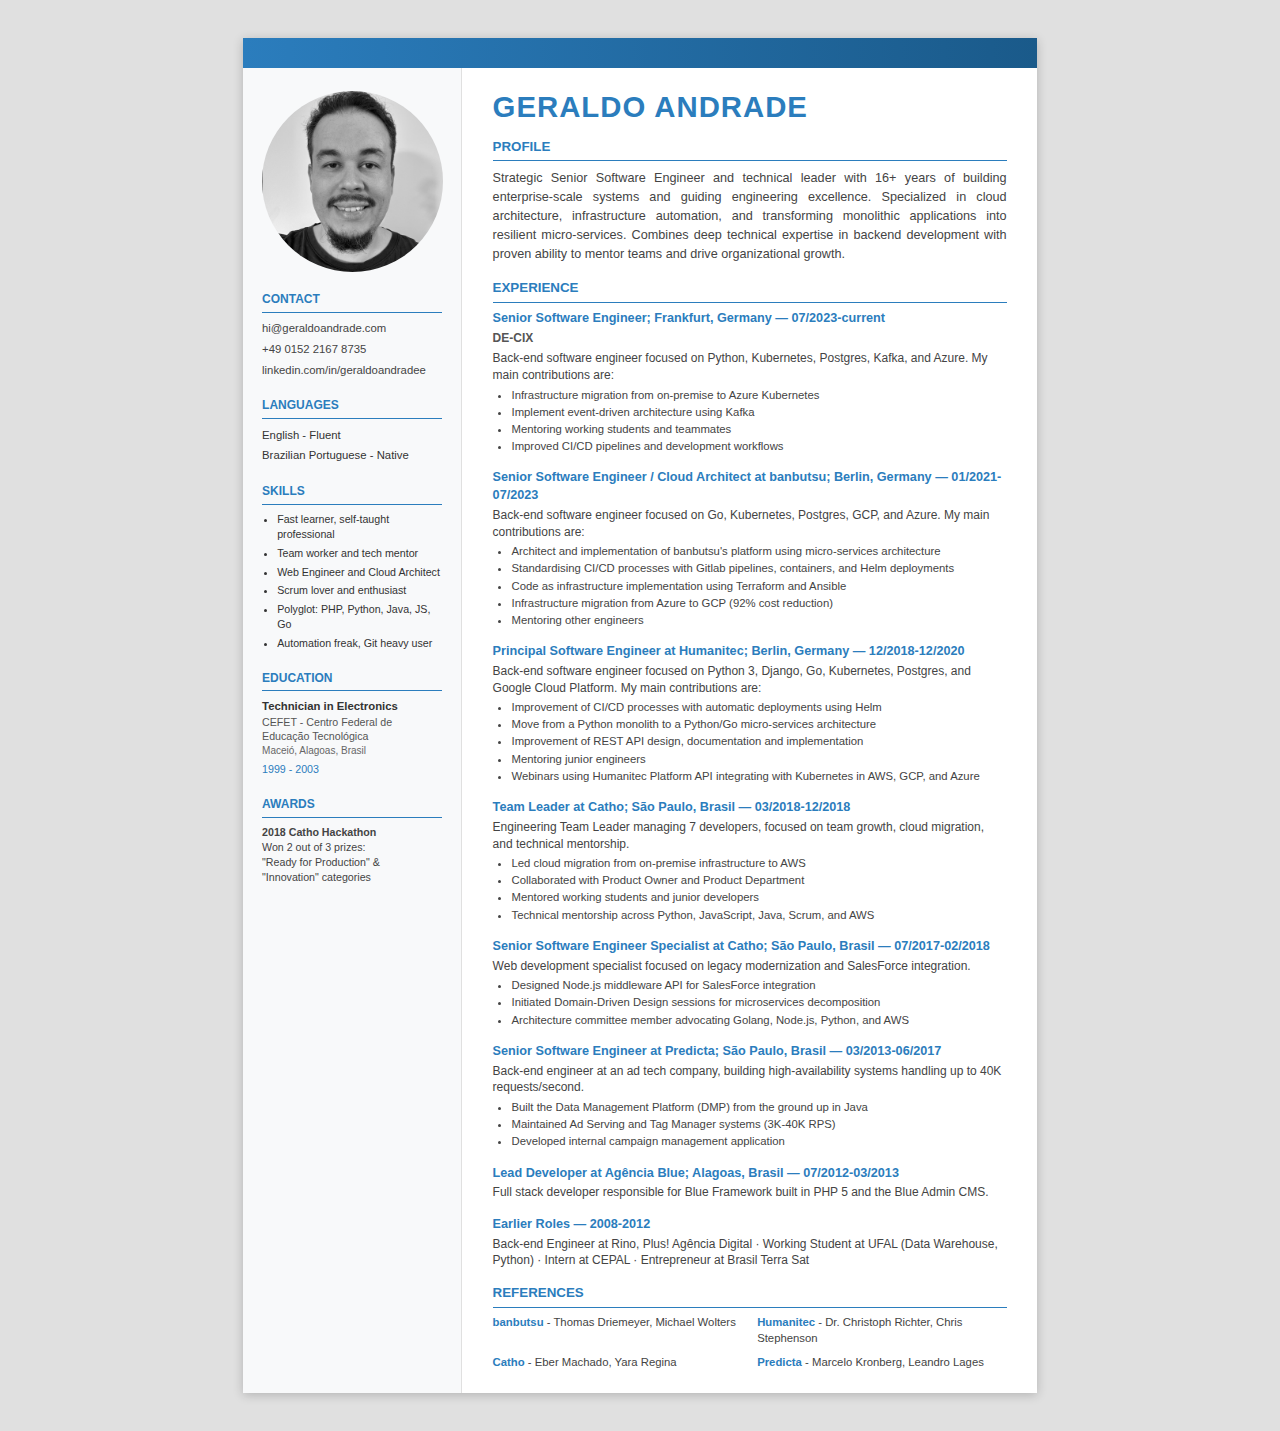
<file: docs/cv.html>
<!DOCTYPE html>
<html lang="en">
<head>
  <meta charset="utf-8">
  <meta name="viewport" content="width=device-width, initial-scale=1">
  <title>Geraldo Andrade - CV</title>
  <link rel="stylesheet" href="css/cv-pdf.css">
</head>
<body>
  <div class="cv-page">
    <header class="cv-header"></header>

    <div class="cv-content">
      <aside class="cv-sidebar">
        <img class="cv-photo" src="img/me.png" alt="Geraldo Andrade">

        <h3 class="cv-section-title">Contact</h3>
        <div class="cv-contact">
          <div>hi@geraldoandrade.com</div>
          <div>+49 0152 2167 8735</div>
          <div>linkedin.com/in/geraldoandradee</div>
        </div>

        <h3 class="cv-section-title">Languages</h3>
        <div class="cv-languages">
          <div>English - Fluent</div>
          <div>Brazilian Portuguese - Native</div>
        </div>

        <h3 class="cv-section-title">Skills</h3>
        <div class="cv-skills">
          <ul>
            <li>Fast learner, self-taught professional</li>
            <li>Team worker and tech mentor</li>
            <li>Web Engineer and Cloud Architect</li>
            <li>Scrum lover and enthusiast</li>
            <li>Polyglot: PHP, Python, Java, JS, Go</li>
            <li>Automation freak, Git heavy user</li>
          </ul>
        </div>

        <h3 class="cv-section-title">Education</h3>
        <div class="cv-education">
          <div class="edu-degree">Technician in Electronics</div>
          <div class="edu-school">CEFET - Centro Federal de Educação Tecnológica</div>
          <div class="edu-location">Maceió, Alagoas, Brasil</div>
          <div class="edu-date">1999 - 2003</div>
        </div>

        <h3 class="cv-section-title">Awards</h3>
        <div class="cv-awards">
          <div class="award-item">
            <strong>2018 Catho Hackathon</strong><br>
            Won 2 out of 3 prizes:<br>
            "Ready for Production" &<br>
            "Innovation" categories
          </div>
        </div>
      </aside>

      <main class="cv-main">
        <h1 class="cv-name">Geraldo Andrade</h1>

        <h3 class="cv-section-title">Profile</h3>
        <p class="cv-profile">
          Strategic Senior Software Engineer and technical leader with 16+ years of building enterprise-scale systems and guiding engineering excellence. Specialized in cloud architecture, infrastructure automation, and transforming monolithic applications into resilient micro-services. Combines deep technical expertise in backend development with proven ability to mentor teams and drive organizational growth.
        </p>

        <h3 class="cv-section-title">Experience</h3>

        <div class="cv-job">
          <div class="job-title">Senior Software Engineer; Frankfurt, Germany — 07/2023-current</div>
          <div class="job-company">DE-CIX</div>
          <p>Back-end software engineer focused on Python, Kubernetes, Postgres, Kafka, and Azure. My main contributions are:</p>
          <ul>
            <li>Infrastructure migration from on-premise to Azure Kubernetes</li>
            <li>Implement event-driven architecture using Kafka</li>
            <li>Mentoring working students and teammates</li>
            <li>Improved CI/CD pipelines and development workflows</li>
          </ul>
        </div>

        <div class="cv-job">
          <div class="job-title">Senior Software Engineer / Cloud Architect at banbutsu; Berlin, Germany — 01/2021-07/2023</div>
          <p>Back-end software engineer focused on Go, Kubernetes, Postgres, GCP, and Azure. My main contributions are:</p>
          <ul>
            <li>Architect and implementation of banbutsu's platform using micro-services architecture</li>
            <li>Standardising CI/CD processes with Gitlab pipelines, containers, and Helm deployments</li>
            <li>Code as infrastructure implementation using Terraform and Ansible</li>
            <li>Infrastructure migration from Azure to GCP (92% cost reduction)</li>
            <li>Mentoring other engineers</li>
          </ul>
        </div>

        <div class="cv-job">
          <div class="job-title">Principal Software Engineer at Humanitec; Berlin, Germany — 12/2018-12/2020</div>
          <p>Back-end software engineer focused on Python 3, Django, Go, Kubernetes, Postgres, and Google Cloud Platform. My main contributions are:</p>
          <ul>
            <li>Improvement of CI/CD processes with automatic deployments using Helm</li>
            <li>Move from a Python monolith to a Python/Go micro-services architecture</li>
            <li>Improvement of REST API design, documentation and implementation</li>
            <li>Mentoring junior engineers</li>
            <li>Webinars using Humanitec Platform API integrating with Kubernetes in AWS, GCP, and Azure</li>
          </ul>
        </div>

        <div class="cv-job">
          <div class="job-title">Team Leader at Catho; São Paulo, Brasil — 03/2018-12/2018</div>
          <p>Engineering Team Leader managing 7 developers, focused on team growth, cloud migration, and technical mentorship.</p>
          <ul>
            <li>Led cloud migration from on-premise infrastructure to AWS</li>
            <li>Collaborated with Product Owner and Product Department</li>
            <li>Mentored working students and junior developers</li>
            <li>Technical mentorship across Python, JavaScript, Java, Scrum, and AWS</li>
          </ul>
        </div>

        <div class="cv-job">
          <div class="job-title">Senior Software Engineer Specialist at Catho; São Paulo, Brasil — 07/2017-02/2018</div>
          <p>Web development specialist focused on legacy modernization and SalesForce integration.</p>
          <ul>
            <li>Designed Node.js middleware API for SalesForce integration</li>
            <li>Initiated Domain-Driven Design sessions for microservices decomposition</li>
            <li>Architecture committee member advocating Golang, Node.js, Python, and AWS</li>
          </ul>
        </div>

        <div class="cv-job">
          <div class="job-title">Senior Software Engineer at Predicta; São Paulo, Brasil — 03/2013-06/2017</div>
          <p>Back-end engineer at an ad tech company, building high-availability systems handling up to 40K requests/second.</p>
          <ul>
            <li>Built the Data Management Platform (DMP) from the ground up in Java</li>
            <li>Maintained Ad Serving and Tag Manager systems (3K-40K RPS)</li>
            <li>Developed internal campaign management application</li>
          </ul>
        </div>

        <div class="cv-job">
          <div class="job-title">Lead Developer at Agência Blue; Alagoas, Brasil — 07/2012-03/2013</div>
          <p>Full stack developer responsible for Blue Framework built in PHP 5 and the Blue Admin CMS.</p>
        </div>

        <div class="cv-job">
          <div class="job-title">Earlier Roles — 2008-2012</div>
          <p>Back-end Engineer at Rino, Plus! Agência Digital · Working Student at UFAL (Data Warehouse, Python) · Intern at CEPAL · Entrepreneur at Brasil Terra Sat</p>
        </div>

        <h3 class="cv-section-title">References</h3>
        <div class="cv-references">
          <div class="ref-item">
            <strong>banbutsu</strong> - Thomas Driemeyer, Michael Wolters
          </div>
          <div class="ref-item">
            <strong>Humanitec</strong> - Dr. Christoph Richter, Chris Stephenson
          </div>
          <div class="ref-item">
            <strong>Catho</strong> - Eber Machado, Yara Regina
          </div>
          <div class="ref-item">
            <strong>Predicta</strong> - Marcelo Kronberg, Leandro Lages
          </div>
        </div>

      </main>
    </div>
  </div>
</body>
</html>
</file>
<file: docs/css/cv-pdf.css>
/* CV PDF Layout Styles */
@page {
  size: A4;
  margin: 0;
}

* {
  box-sizing: border-box;
  margin: 0;
  padding: 0;
}

html, body {
  background: #fff;
  font-family: 'Segoe UI', Tahoma, Geneva, Verdana, Arial, sans-serif;
  font-size: 10pt;
  line-height: 1.4;
  color: #333;
}

.cv-page {
  width: 210mm;
  min-height: 297mm;
  margin: 0 auto;
  background: #fff;
}

/* Blue header bar */
.cv-header {
  height: 8mm;
  background: linear-gradient(to right, #2b7dbd, #1a5a8a);
  width: 100%;
}

.cv-content {
  display: grid;
  grid-template-columns: 58mm 1fr;
  min-height: calc(297mm - 8mm);
}

/* Sidebar styles */
.cv-sidebar {
  background: #f8f9fa;
  padding: 6mm 5mm;
  border-right: 1px solid #e0e0e0;
}

.cv-photo {
  width: 48mm;
  height: 48mm;
  object-fit: cover;
  display: block;
  margin-bottom: 5mm;
  border-radius: 50%;
}

.cv-section-title {
  color: #2b7dbd;
  text-transform: uppercase;
  font-size: 10pt;
  font-weight: 700;
  margin: 5mm 0 2mm 0;
  padding-bottom: 1mm;
  border-bottom: 1px solid #2b7dbd;
}

.cv-sidebar .cv-section-title {
  font-size: 9pt;
}

.cv-contact {
  font-size: 8.5pt;
  line-height: 1.5;
  color: #444;
}

.cv-contact div {
  margin-bottom: 1mm;
  word-break: break-word;
}

.cv-languages {
  font-size: 8.5pt;
  line-height: 1.5;
}

.cv-languages div {
  margin-bottom: 1mm;
}

.cv-skills {
  font-size: 8pt;
  line-height: 1.4;
}

.cv-skills ul {
  list-style: disc;
  padding-left: 4mm;
  margin: 0;
}

.cv-skills li {
  margin-bottom: 1mm;
}

.cv-education {
  font-size: 8.5pt;
  line-height: 1.4;
}

.edu-degree {
  font-weight: 600;
  color: #333;
}

.edu-school {
  color: #555;
  font-size: 8pt;
}

.edu-location {
  color: #666;
  font-size: 7.5pt;
}

.edu-date {
  color: #2b7dbd;
  font-size: 8pt;
  margin-top: 1mm;
}

.cv-awards {
  font-size: 8pt;
  line-height: 1.4;
}

.award-item {
  color: #444;
}

/* Main content styles */
.cv-main {
  padding: 6mm 8mm;
}

.cv-name {
  color: #2b7dbd;
  font-size: 22pt;
  font-weight: 700;
  text-transform: uppercase;
  letter-spacing: 1px;
  margin: 0 0 2mm 0;
  line-height: 1.1;
}

.cv-main .cv-section-title {
  margin-top: 4mm;
  margin-bottom: 2mm;
}

.cv-profile {
  font-size: 9.5pt;
  line-height: 1.5;
  color: #444;
  text-align: justify;
  margin-bottom: 3mm;
}

/* Job entries */
.cv-job {
  margin-bottom: 4mm;
  break-inside: avoid;
  page-break-inside: avoid;
}

.job-title {
  font-weight: 700;
  color: #2b7dbd;
  font-size: 9.5pt;
  margin-bottom: 0.5mm;
}

.job-company {
  font-weight: 600;
  color: #555;
  font-size: 9pt;
  margin-bottom: 1mm;
}

.cv-job p {
  font-size: 9pt;
  color: #444;
  margin-bottom: 1mm;
  line-height: 1.4;
}

.cv-job ul {
  list-style: disc;
  padding-left: 5mm;
  margin: 1mm 0;
}

.cv-job li {
  font-size: 8.5pt;
  color: #444;
  margin-bottom: 0.5mm;
  line-height: 1.35;
}

/* References */
.cv-references {
  display: grid;
  grid-template-columns: 1fr 1fr;
  gap: 2mm 4mm;
  font-size: 8.5pt;
}

.ref-item {
  color: #444;
}

.ref-item strong {
  color: #2b7dbd;
}

/* Print-specific styles */
@media print {
  html, body {
    width: 210mm;
    height: 297mm;
  }

  .cv-page {
    width: 100%;
    height: auto;
    page-break-after: always;
  }

  .cv-job {
    break-inside: avoid;
    page-break-inside: avoid;
  }

  a {
    text-decoration: none;
    color: inherit;
  }
}

/* Screen view helper - shows page boundaries */
@media screen {
  body {
    background: #e0e0e0;
    padding: 10mm;
  }

  .cv-page {
    box-shadow: 0 2px 10px rgba(0,0,0,0.2);
  }
}
</file>
